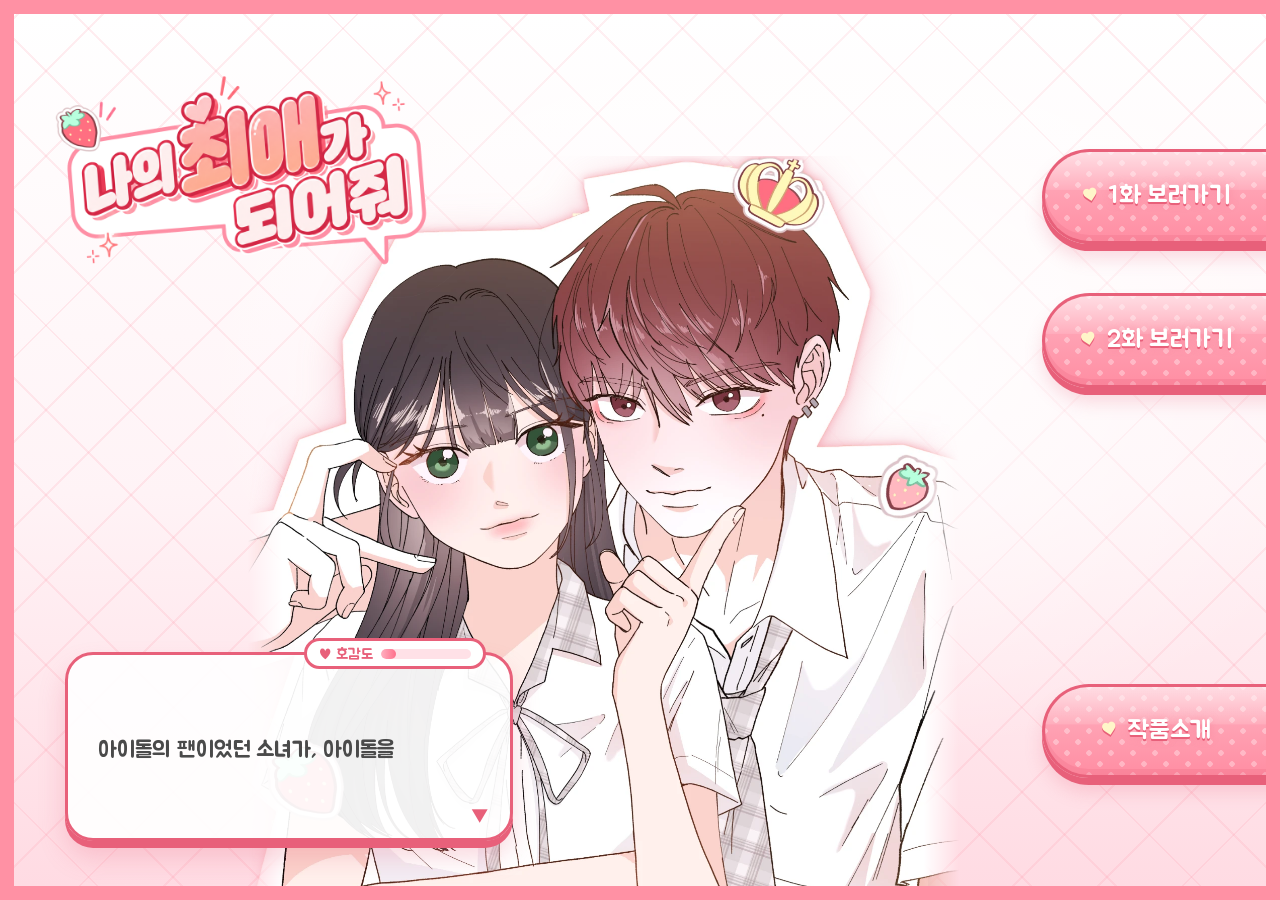
<file: index.html>
<!DOCTYPE html>
<html lang="ko">
<head>
  <meta charset="utf-8">
  <meta name="viewport" content="width=device-width, initial-scale=1">
  <title>나의 최애가 되어줘</title>
  <meta name="description" content="아이돌의 열애설에 상처받은 모범생 소녀와 꿈을 잃은 전직 아이돌 소년의 청춘 성장 로맨스 웹툰">
  <meta name="theme-color" content="#ff91a4">
  <link rel="icon" href="assets/logo.png">
  <link rel="stylesheet" href="style.css?v=18">
</head>
<body>
  <main class="home" id="home">
    <div class="hearts" id="hearts" aria-hidden="true"></div>

    <div class="stage" aria-hidden="true">
      <img class="sprite" src="assets/sprite_couple.png?v=2" alt="">
    </div>

    <div class="home-logo">
      <h1><img src="assets/logo.png" alt="나의 최애가 되어줘" width="2000" height="1324"></h1>
    </div>

    <button class="dialogue" id="dialogue" type="button" aria-label="다음 대사 보기">
      <span class="name" id="dName"></span>
      <span class="love" aria-hidden="true">♥ 호감도 <span class="bar"><i id="loveBar"></i></span></span>
      <span class="line" id="dLine" aria-live="polite"></span>
      <span class="next" aria-hidden="true">▼</span>
    </button>

    <nav class="home-nav" aria-label="메뉴">
      <a class="tab" href="viewer.html?ep=1">1화 보러가기</a>
      <a class="tab" href="viewer.html?ep=2">2화 보러가기</a>
      <span class="spacer"></span>
      <a class="tab" href="about.html">작품소개</a>
    </nav>
  </main>

  <script>
    // 대사창에 나오는 대사입니다. 자유롭게 고치거나 줄을 추가하세요.
    // who: 'wooyeon'(우연) / 'jaehyun'(재현) / ''(이름표 없는 내레이션)
    var LINES = [
      { who: '',        text: '아이돌의 팬이었던 소녀가, 아이돌을 꿈꾸는 사람을 좋아하게 된다면?' },
      { who: 'wooyeon', text: '최애의 열애설이라니… 내 인형은 또 어디로 떨어진 거야!' },
      { who: 'jaehyun', text: '야, 너 뭐야?' },
      { who: 'wooyeon', text: '(…들켰다.)' },
      { who: 'jaehyun', text: '누나는 안 사?' },
      { who: '',        text: '▶ 두 사람의 이야기, 1화부터 보러 가 볼까요?' }
    ];
    var NAMES = { wooyeon: '우연', jaehyun: '재현' };

    var home = document.getElementById('home'),
        nameEl = document.getElementById('dName'),
        lineEl = document.getElementById('dLine'),
        loveBar = document.getElementById('loveBar'),
        reduce = matchMedia('(prefers-reduced-motion: reduce)').matches,
        idx = -1, typing = null, auto = null;

    function show(i) {
      idx = (i + LINES.length) % LINES.length;
      var l = LINES[idx];
      home.dataset.speaker = l.who;
      nameEl.hidden = !l.who;
      nameEl.textContent = NAMES[l.who] || '';
      loveBar.style.width = Math.round((idx + 1) / LINES.length * 100) + '%';
      clearInterval(typing); clearTimeout(auto); typing = null;
      if (reduce) { lineEl.textContent = l.text; return; }
      var n = 0;
      lineEl.textContent = '';
      typing = setInterval(function () {
        lineEl.textContent = l.text.slice(0, ++n);
        if (n >= l.text.length) {
          clearInterval(typing); typing = null;
          auto = setTimeout(function () { show(idx + 1); }, 4200);   // 가만히 두면 자동으로 다음 대사
        }
      }, 55);
    }

    document.getElementById('dialogue').addEventListener('click', function () {
      if (typing) {                       // 글자가 나오는 중이면 한 번에 다 보여주기
        clearInterval(typing); typing = null;
        lineEl.textContent = LINES[idx].text;
        clearTimeout(auto);
        auto = setTimeout(function () { show(idx + 1); }, 4200);
      } else {
        show(idx + 1);
      }
    });
    show(0);

    // 떠오르는 하트
    var hearts = document.getElementById('hearts');
    for (var h = 0; h < 16; h++) {
      var s = document.createElement('span');
      s.textContent = h % 4 === 3 ? '✦' : '♥';
      s.style.left = (Math.random() * 96 + 2) + '%';
      s.style.fontSize = (14 + Math.random() * 26) + 'px';
      s.style.animationDuration = (9 + Math.random() * 10) + 's';
      s.style.animationDelay = (-Math.random() * 18) + 's';
      hearts.appendChild(s);
    }
  </script>
</body>
</html>
</file>
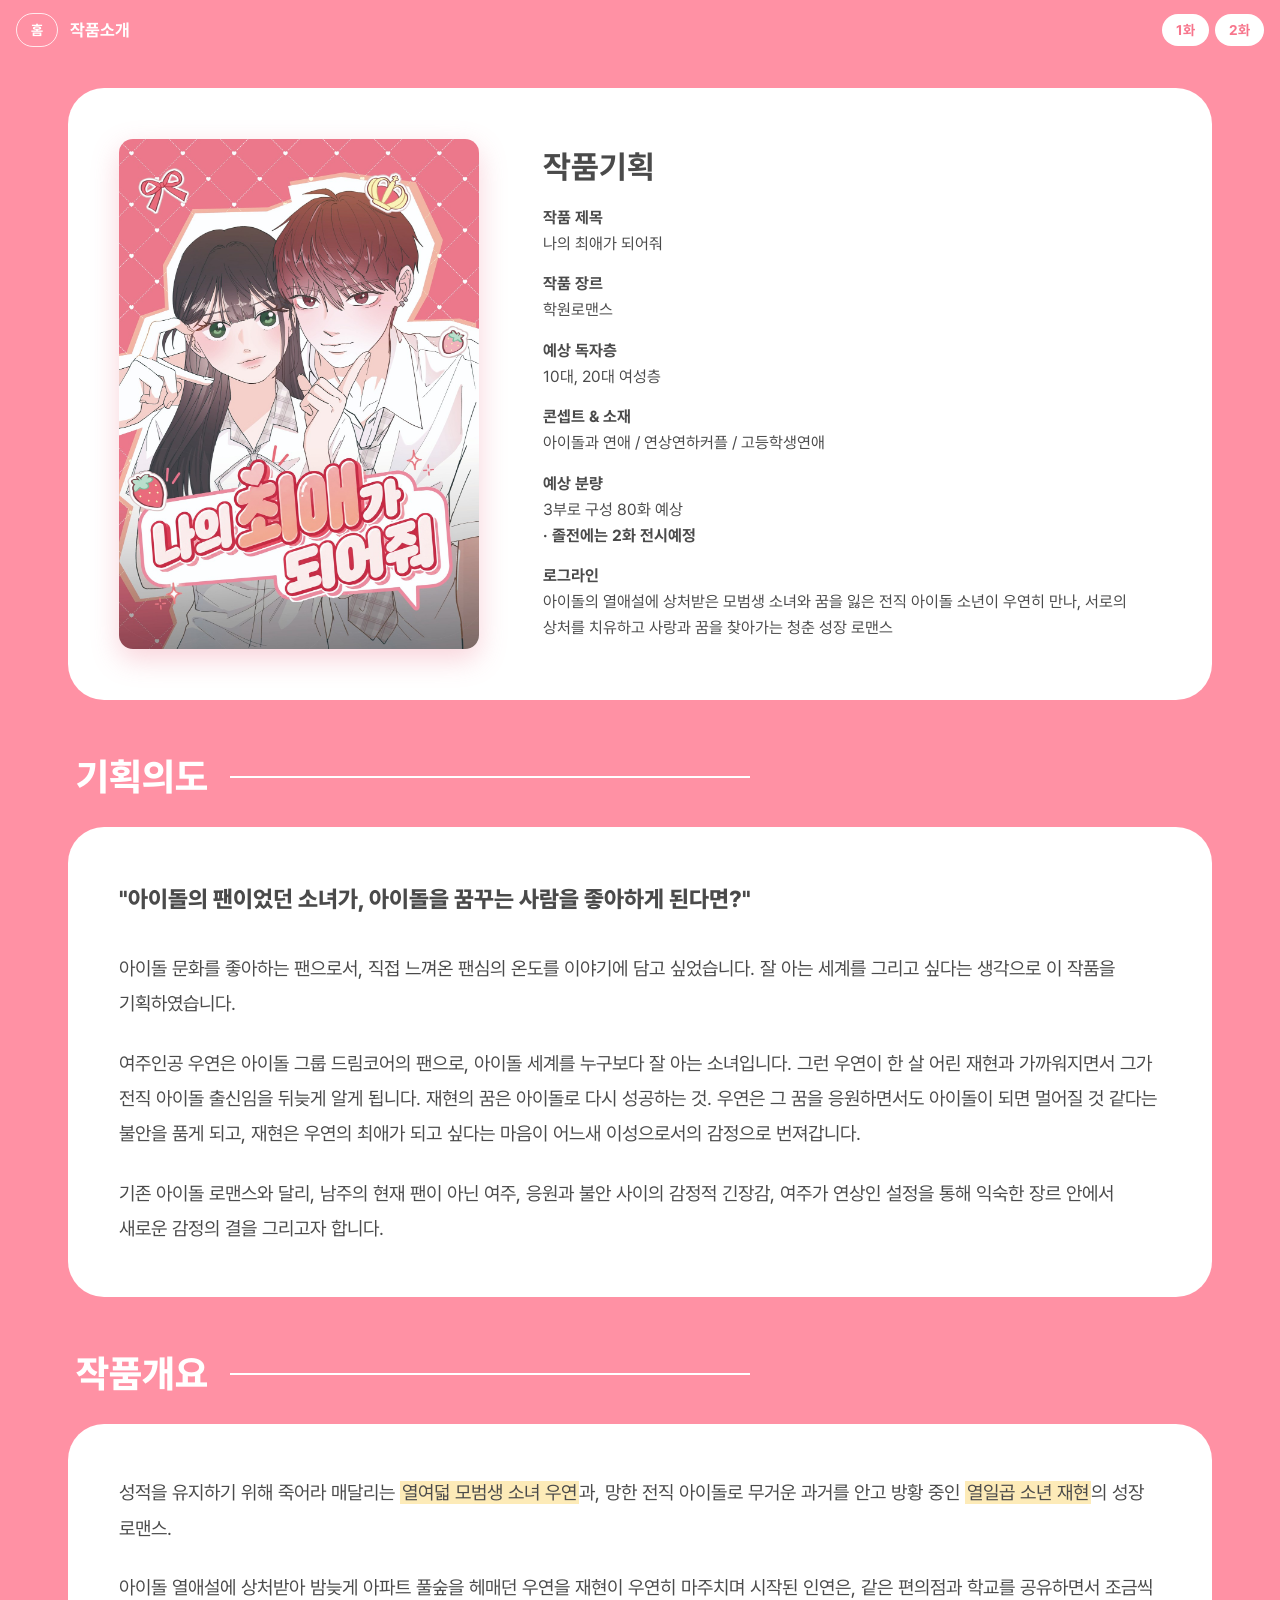
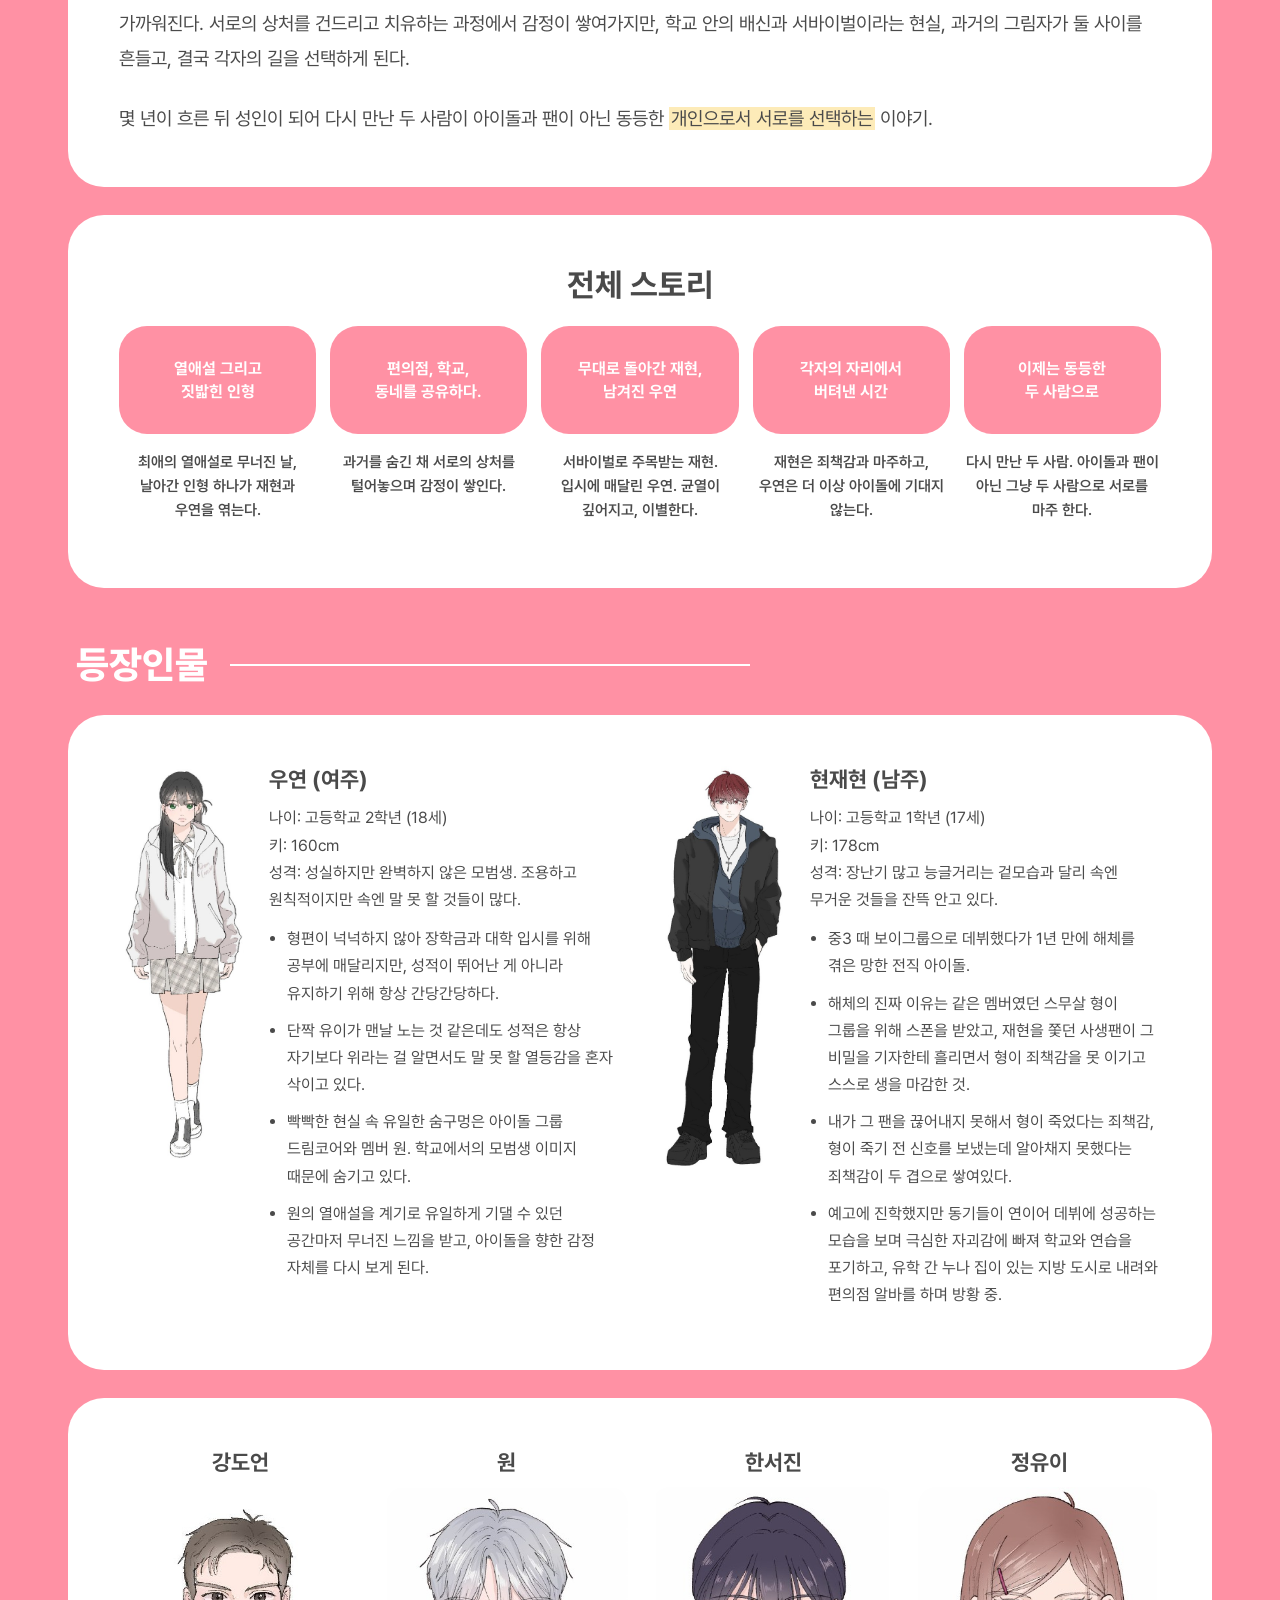
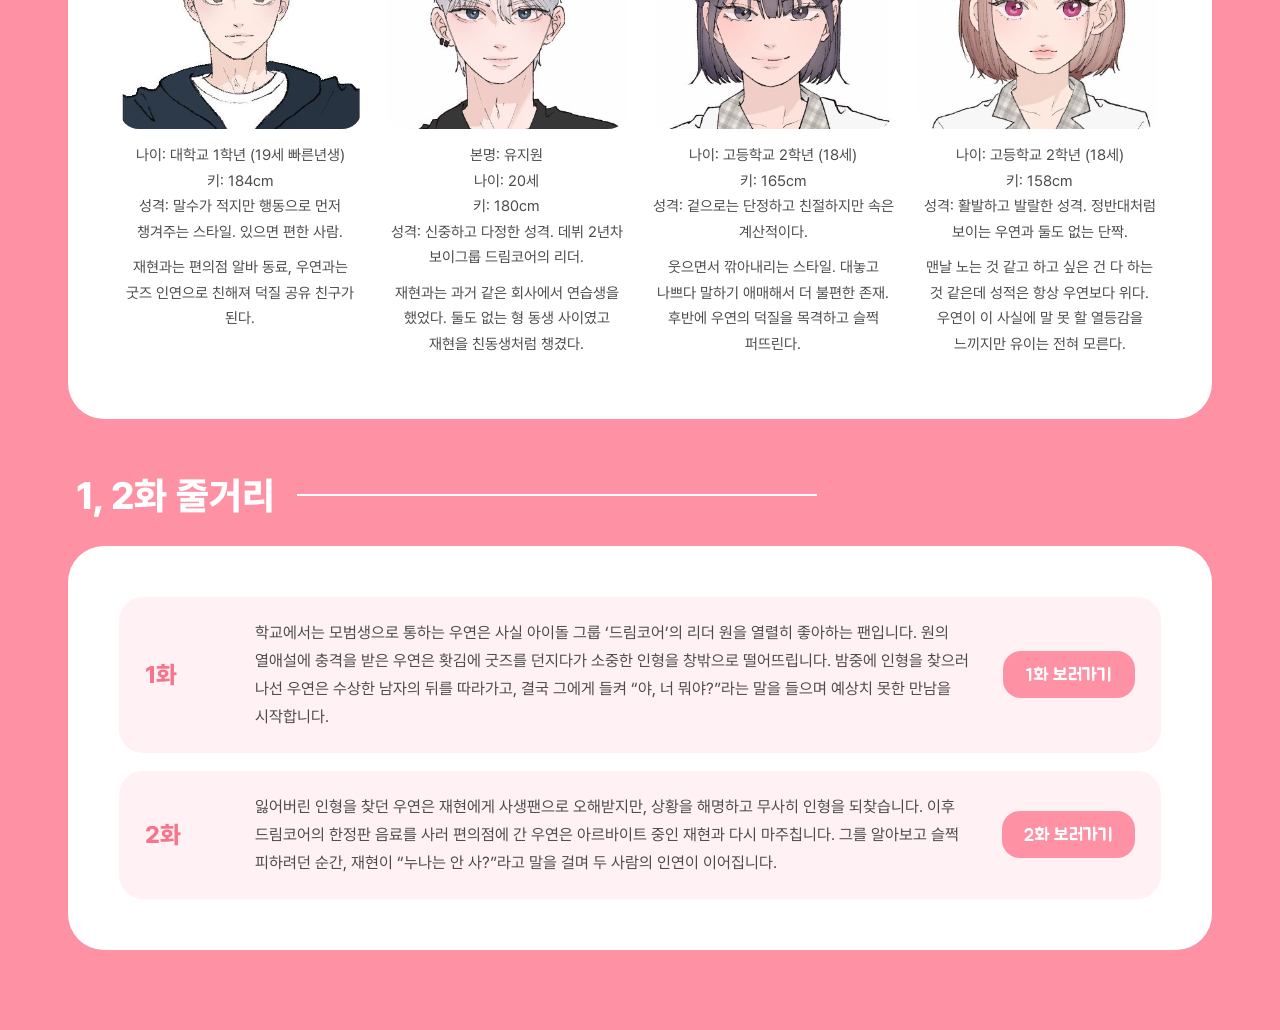
<file: about.html>
<!DOCTYPE html>
<html lang="ko">
<head>
  <meta charset="utf-8">
  <meta name="viewport" content="width=device-width, initial-scale=1">
  <title>작품소개 | 나의 최애가 되어줘</title>
  <meta name="theme-color" content="#ff91a4">
  <link rel="icon" href="assets/logo.png">
  <link rel="stylesheet" href="style.css?v=18">
</head>
<body class="about-body">
  <header class="topbar">
    <a class="pill ghost" href="index.html" aria-label="홈으로">홈</a>
    <span class="title">작품소개</span>
    <nav aria-label="회차 이동">
      <a class="pill" href="viewer.html?ep=1">1화</a>
      <a class="pill" href="viewer.html?ep=2">2화</a>
    </nav>
  </header>

  <main class="about">
    <section class="card plan">
      <img src="assets/cover.jpg" alt="나의 최애가 되어줘 표지 — 우연과 재현" width="1200" height="1699">
      <div>
        <h2>작품기획</h2>
        <dl>
          <dt>작품 제목</dt><dd>나의 최애가 되어줘</dd>
          <dt>작품 장르</dt><dd>학원로맨스</dd>
          <dt>예상 독자층</dt><dd>10대, 20대 여성층</dd>
          <dt>콘셉트 &amp; 소재</dt><dd>아이돌과 연애 / 연상연하커플 / 고등학생연애</dd>
          <dt>예상 분량</dt><dd>3부로 구성 80화 예상<br><span class="note">· 졸전에는 2화 전시예정</span></dd>
          <dt>로그라인</dt>
          <dd>아이돌의 열애설에 상처받은 모범생 소녀와 꿈을 잃은 전직 아이돌 소년이 우연히 만나, 서로의 상처를 치유하고 사랑과 꿈을 찾아가는 청춘 성장 로맨스</dd>
        </dl>
      </div>
    </section>

    <h2 class="section-label">기획의도</h2>
    <section class="card prose">
      <p class="lead">"아이돌의 팬이었던 소녀가, 아이돌을 꿈꾸는 사람을 좋아하게 된다면?"</p>
      <p>아이돌 문화를 좋아하는 팬으로서, 직접 느껴온 팬심의 온도를 이야기에 담고 싶었습니다. 잘 아는 세계를 그리고 싶다는 생각으로 이 작품을 기획하였습니다.</p>
      <p>여주인공 우연은 아이돌 그룹 드림코어의 팬으로, 아이돌 세계를 누구보다 잘 아는 소녀입니다. 그런 우연이 한 살 어린 재현과 가까워지면서 그가 전직 아이돌 출신임을 뒤늦게 알게 됩니다. 재현의 꿈은 아이돌로 다시 성공하는 것. 우연은 그 꿈을 응원하면서도 아이돌이 되면 멀어질 것 같다는 불안을 품게 되고, 재현은 우연의 최애가 되고 싶다는 마음이 어느새 이성으로서의 감정으로 번져갑니다.</p>
      <p>기존 아이돌 로맨스와 달리, 남주의 현재 팬이 아닌 여주, 응원과 불안 사이의 감정적 긴장감, 여주가 연상인 설정을 통해 익숙한 장르 안에서 새로운 감정의 결을 그리고자 합니다.</p>
    </section>

    <h2 class="section-label">작품개요</h2>
    <section class="card prose">
      <p>성적을 유지하기 위해 죽어라 매달리는 <mark>열여덟 모범생 소녀 우연</mark>과, 망한 전직 아이돌로 무거운 과거를 안고 방황 중인 <mark>열일곱 소년 재현</mark>의 성장 로맨스.</p>
      <p>아이돌 열애설에 상처받아 밤늦게 아파트 풀숲을 헤매던 우연을 재현이 우연히 마주치며 시작된 인연은, 같은 편의점과 학교를 공유하면서 조금씩 가까워진다. 서로의 상처를 건드리고 치유하는 과정에서 감정이 쌓여가지만, 학교 안의 배신과 서바이벌이라는 현실, 과거의 그림자가 둘 사이를 흔들고, 결국 각자의 길을 선택하게 된다.</p>
      <p>몇 년이 흐른 뒤 성인이 되어 다시 만난 두 사람이 아이돌과 팬이 아닌 동등한 <mark>개인으로서 서로를 선택하는</mark> 이야기.</p>
    </section>

    <section class="card">
      <h2 style="text-align:center">전체 스토리</h2>
      <div class="story">
        <div><div class="stage">발단</div><div class="bubble">열애설 그리고<br>짓밟힌 인형</div><p class="desc">최애의 열애설로 무너진 날, 날아간 인형 하나가 재현과 우연을 엮는다.</p></div>
        <div><div class="stage">전개</div><div class="bubble">편의점, 학교,<br>동네를 공유하다.</div><p class="desc">과거를 숨긴 채 서로의 상처를 털어놓으며 감정이 쌓인다.</p></div>
        <div><div class="stage">위기</div><div class="bubble">무대로 돌아간 재현,<br>남겨진 우연</div><p class="desc">서바이벌로 주목받는 재현. 입시에 매달린 우연. 균열이 깊어지고, 이별한다.</p></div>
        <div><div class="stage">절정</div><div class="bubble">각자의 자리에서<br>버텨낸 시간</div><p class="desc">재현은 죄책감과 마주하고, 우연은 더 이상 아이돌에 기대지 않는다.</p></div>
        <div><div class="stage">결말</div><div class="bubble">이제는 동등한<br>두 사람으로</div><p class="desc">다시 만난 두 사람. 아이돌과 팬이 아닌 그냥 두 사람으로 서로를 마주 한다.</p></div>
      </div>
    </section>

    <h2 class="section-label">등장인물</h2>
    <section class="card leads">
      <article class="lead-char">
        <img src="assets/char_wooyeon.jpg" alt="우연 전신 일러스트">
        <div>
          <h3>우연 (여주)</h3>
          <p class="meta">나이: 고등학교 2학년 (18세)<br>키: 160cm<br>성격: 성실하지만 완벽하지 않은 모범생. 조용하고 원칙적이지만 속엔 말 못 할 것들이 많다.</p>
          <ul>
            <li>형편이 넉넉하지 않아 장학금과 대학 입시를 위해 공부에 매달리지만, 성적이 뛰어난 게 아니라 유지하기 위해 항상 간당간당하다.</li>
            <li>단짝 유이가 맨날 노는 것 같은데도 성적은 항상 자기보다 위라는 걸 알면서도 말 못 할 열등감을 혼자 삭이고 있다.</li>
            <li>빡빡한 현실 속 유일한 숨구멍은 아이돌 그룹 드림코어와 멤버 원. 학교에서의 모범생 이미지 때문에 숨기고 있다.</li>
            <li>원의 열애설을 계기로 유일하게 기댈 수 있던 공간마저 무너진 느낌을 받고, 아이돌을 향한 감정 자체를 다시 보게 된다.</li>
          </ul>
        </div>
      </article>
      <article class="lead-char">
        <img src="assets/char_jaehyun.jpg" alt="현재현 전신 일러스트">
        <div>
          <h3>현재현 (남주)</h3>
          <p class="meta">나이: 고등학교 1학년 (17세)<br>키: 178cm<br>성격: 장난기 많고 능글거리는 겉모습과 달리 속엔 무거운 것들을 잔뜩 안고 있다.</p>
          <ul>
            <li>중3 때 보이그룹으로 데뷔했다가 1년 만에 해체를 겪은 망한 전직 아이돌.</li>
            <li>해체의 진짜 이유는 같은 멤버였던 스무살 형이 그룹을 위해 스폰을 받았고, 재현을 쫓던 사생팬이 그 비밀을 기자한테 흘리면서 형이 죄책감을 못 이기고 스스로 생을 마감한 것.</li>
            <li>내가 그 팬을 끊어내지 못해서 형이 죽었다는 죄책감, 형이 죽기 전 신호를 보냈는데 알아채지 못했다는 죄책감이 두 겹으로 쌓여있다.</li>
            <li>예고에 진학했지만 동기들이 연이어 데뷔에 성공하는 모습을 보며 극심한 자괴감에 빠져 학교와 연습을 포기하고, 유학 간 누나 집이 있는 지방 도시로 내려와 편의점 알바를 하며 방황 중.</li>
          </ul>
        </div>
      </article>
    </section>

    <section class="card subs">
      <article class="sub-char">
        <h3>강도언</h3>
        <img src="assets/char_doeon.jpg" alt="강도언">
        <p>나이: 대학교 1학년 (19세 빠른년생)<br>키: 184cm<br>성격: 말수가 적지만 행동으로 먼저 챙겨주는 스타일. 있으면 편한 사람.</p>
        <p>재현과는 편의점 알바 동료, 우연과는 굿즈 인연으로 친해져 덕질 공유 친구가 된다.</p>
      </article>
      <article class="sub-char">
        <h3>원</h3>
        <img src="assets/char_won.jpg" alt="원">
        <p>본명: 유지원<br>나이: 20세<br>키: 180cm<br>성격: 신중하고 다정한 성격. 데뷔 2년차 보이그룹 드림코어의 리더.</p>
        <p>재현과는 과거 같은 회사에서 연습생을 했었다. 둘도 없는 형 동생 사이였고 재현을 친동생처럼 챙겼다.</p>
      </article>
      <article class="sub-char">
        <h3>한서진</h3>
        <img src="assets/char_seojin.jpg" alt="한서진">
        <p>나이: 고등학교 2학년 (18세)<br>키: 165cm<br>성격: 겉으로는 단정하고 친절하지만 속은 계산적이다.</p>
        <p>웃으면서 깎아내리는 스타일. 대놓고 나쁘다 말하기 애매해서 더 불편한 존재. 후반에 우연의 덕질을 목격하고 슬쩍 퍼뜨린다.</p>
      </article>
      <article class="sub-char">
        <h3>정유이</h3>
        <img src="assets/char_yui.jpg" alt="정유이">
        <p>나이: 고등학교 2학년 (18세)<br>키: 158cm<br>성격: 활발하고 발랄한 성격. 정반대처럼 보이는 우연과 둘도 없는 단짝.</p>
        <p>맨날 노는 것 같고 하고 싶은 건 다 하는 것 같은데 성적은 항상 우연보다 위다. 우연이 이 사실에 말 못 할 열등감을 느끼지만 유이는 전혀 모른다.</p>
      </article>
    </section>

    <h2 class="section-label">1, 2화 줄거리</h2>
    <section class="card synopsis">
      <div class="ep">
        <span class="num">1화</span>
        <p>학교에서는 모범생으로 통하는 우연은 사실 아이돌 그룹 ‘드림코어’의 리더 원을 열렬히 좋아하는 팬입니다. 원의 열애설에 충격을 받은 우연은 홧김에 굿즈를 던지다가 소중한 인형을 창밖으로 떨어뜨립니다. 밤중에 인형을 찾으러 나선 우연은 수상한 남자의 뒤를 따라가고, 결국 그에게 들켜 “야, 너 뭐야?”라는 말을 들으며 예상치 못한 만남을 시작합니다.</p>
        <a class="btn" href="viewer.html?ep=1">1화 보러가기</a>
      </div>
      <div class="ep">
        <span class="num">2화</span>
        <p>잃어버린 인형을 찾던 우연은 재현에게 사생팬으로 오해받지만, 상황을 해명하고 무사히 인형을 되찾습니다. 이후 드림코어의 한정판 음료를 사러 편의점에 간 우연은 아르바이트 중인 재현과 다시 마주칩니다. 그를 알아보고 슬쩍 피하려던 순간, 재현이 “누나는 안 사?”라고 말을 걸며 두 사람의 인연이 이어집니다.</p>
        <a class="btn" href="viewer.html?ep=2">2화 보러가기</a>
      </div>
    </section>
  </main>
</body>
</html>
</file>
<file: style.css>
/* 글씨체를 폴더 안에 함께 넣어 두어 인터넷 없이도 똑같이 보입니다 */
@font-face { font-family: "Pretendard"; font-weight: 400; font-style: normal; font-display: swap; src: url("assets/fonts/Pretendard-Regular.otf") format("opentype"); }
@font-face { font-family: "Pretendard"; font-weight: 600; font-style: normal; font-display: swap; src: url("assets/fonts/Pretendard-SemiBold.otf") format("opentype"); }
@font-face { font-family: "Pretendard"; font-weight: 700; font-style: normal; font-display: swap; src: url("assets/fonts/Pretendard-Bold.otf") format("opentype"); }
@font-face { font-family: "Pretendard"; font-weight: 800; font-style: normal; font-display: swap; src: url("assets/fonts/Pretendard-ExtraBold.otf") format("opentype"); }
@font-face { font-family: "Jua"; font-weight: 400; font-style: normal; font-display: swap; src: url("assets/fonts/Jua.ttf") format("truetype"); }

:root {
  --pink: #ff91a4;
  --pink-deep: #f7758c;
  --pink-soft: #fff1f4;
  --ink: #4a4a4a;
  --frame: clamp(8px, 1.1vw, 16px);
}

* { box-sizing: border-box; }

html { -webkit-text-size-adjust: 100%; }

body {
  margin: 0;
  font-family: "Pretendard", -apple-system, BlinkMacSystemFont, "Apple SD Gothic Neo",
    "Noto Sans KR", "Malgun Gothic", sans-serif;
  color: var(--ink);
  background: #fff;
  word-break: keep-all;
}

a { color: inherit; text-decoration: none; }
img { display: block; max-width: 100%; height: auto; }

:focus-visible { outline: 3px solid #d6336c; outline-offset: 3px; }

/* ───────── 홈 (연애 시뮬레이션 타이틀 화면) ───────── */
.home {
  --nav: clamp(200px, 17.5vw, 340px);
  --u: min(1vh, 0.62vw);           /* 캐릭터 크기 단위 */
  position: relative;
  height: 100vh;
  height: 100dvh;
  min-height: 420px;
  overflow: hidden;
  border: var(--frame) solid var(--pink);
  background:
    radial-gradient(ellipse at 62% 40%, #fff 0%, rgba(255,255,255,0) 55%),
    repeating-linear-gradient(45deg, transparent 0 58px, rgba(255, 145, 164, .16) 58px 60px),
    repeating-linear-gradient(-45deg, transparent 0 58px, rgba(255, 145, 164, .16) 58px 60px),
    linear-gradient(180deg, #fff 0%, #fff3f6 55%, #ffdbe3 100%);
}

/* 떠오르는 하트 */
.hearts { position: absolute; inset: 0; pointer-events: none; }
.hearts span {
  position: absolute; bottom: -40px;
  color: var(--pink); opacity: 0;
  animation: rise linear infinite;
}
@keyframes rise {
  0%   { transform: translateY(0) rotate(-10deg); opacity: 0; }
  12%  { opacity: .55; }
  85%  { opacity: .4; }
  100% { transform: translateY(-110vh) rotate(18deg); opacity: 0; }
}

/* 포스터 속 두 사람 */
.stage { position: absolute; inset: 0; pointer-events: none; }
.sprite {
  position: absolute; bottom: calc(-26 * var(--u));
  right: calc(var(--nav) + 6.5vw);
  height: calc(118 * var(--u)); width: auto; max-width: none;
  /* 그림이 잘린 좌우 끝은 자연스럽게 흐려지게 */
  -webkit-mask-image: linear-gradient(90deg, transparent 0, #000 5%, #000 95%, transparent 100%);
          mask-image: linear-gradient(90deg, transparent 0, #000 5%, #000 95%, transparent 100%);
  transform-origin: 50% 100%;
  filter: drop-shadow(0 0 4px #f4a9b6) drop-shadow(0 10px 20px rgba(232, 96, 122, .3));
  animation: breathe 4.5s ease-in-out infinite;
}
@keyframes breathe { 0%, 100% { transform: scale(1); } 50% { transform: scale(1.012); } }

.home-logo {
  position: absolute; top: 2.5vh; left: 2.5vw;
  width: min(32vw, 61vh);
}
.home-logo h1 { margin: 0; }
.home-logo img { width: 100%; animation: float 5s ease-in-out infinite; }

/* 대사창 */
.dialogue {
  position: absolute; left: 4vw; bottom: 5vh;
  width: min(35vw, 600px);
  min-height: clamp(120px, 21vh, 190px);
  padding: 34px 30px 30px;
  text-align: left;
  font: inherit; color: var(--ink);
  background: rgba(255, 255, 255, .93);
  border: 3px solid #e8607a;
  border-radius: 28px;
  box-shadow: 0 7px 0 #e8607a, 0 16px 26px rgba(232, 96, 122, .25);
  cursor: pointer;
  -webkit-tap-highlight-color: transparent;
}
.dialogue .name {
  position: absolute; top: -22px; left: 26px;
  min-width: 96px; padding: 7px 20px 6px;
  text-align: center;
  font-family: "Jua", "Pretendard", sans-serif; font-size: 22px; color: #fff;
  background: linear-gradient(180deg, #ffa3b4, #ff7f97);
  border: 3px solid #e8607a; border-radius: 999px;
  text-shadow: 0 2px 0 #e8607a;
}
.dialogue .name[hidden] { display: none; }
.dialogue .line {
  display: block;
  font-family: "Jua", "Pretendard", sans-serif;
  font-size: clamp(19px, 1.75vw, 28px);
  line-height: 1.5;
}
.dialogue .next {
  position: absolute; right: 22px; bottom: 12px;
  color: #e8607a; font-size: 18px;
  animation: blink 1s steps(2) infinite;
}
@keyframes blink { 50% { opacity: 0; transform: translateY(3px); } }

/* 호감도 게이지 */
.love {
  position: absolute; top: -17px; right: 24px;
  display: flex; align-items: center; gap: 8px;
  padding: 5px 12px; background: #fff;
  border: 3px solid #e8607a; border-radius: 999px;
  font-family: "Jua", "Pretendard", sans-serif; font-size: 15px; color: #e8607a;
}
.love .bar { width: 90px; height: 10px; border-radius: 999px; background: #ffe1e7; overflow: hidden; }
.love .bar i { display: block; height: 100%; width: 0; border-radius: 999px;
  background: linear-gradient(90deg, #ffb1c0, #ff6f8b); transition: width .5s ease; }

.home-nav {
  position: absolute; top: 0; right: 0; bottom: 0;
  width: var(--nav);
  display: flex;
  flex-direction: column;
  gap: clamp(22px, 5.5vh, 60px);
  padding: 15vh 0 12vh;
}
.home-nav .spacer { flex: 1; }

.tab {
  position: relative;
  display: flex;
  align-items: center;
  justify-content: center;
  gap: 0.45em;
  height: clamp(66px, 10.5vh, 112px);
  margin-right: -24px;            /* 왼쪽으로 통통 튈 때 오른쪽 틈이 안 보이게 */
  padding: 0 34px 4px 12px;
  font-family: "Jua", "Pretendard", sans-serif;
  font-size: clamp(20px, 1.95vw, 36px);
  font-weight: 400;
  letter-spacing: 0.02em;
  color: #fff;
  text-shadow: 0 2px 0 #e8607a, 0 0 10px rgba(232, 96, 122, 0.35);
  border: 3px solid #e8607a;
  border-right: 0;
  border-radius: 999px 0 0 999px;
  /* 젤리 같은 질감: 위쪽 광택 + 물방울 무늬 + 분홍 그라데이션 */
  background:
    linear-gradient(180deg, rgba(255,255,255,.55) 0%, rgba(255,255,255,.12) 42%, rgba(255,255,255,0) 43%),
    radial-gradient(circle, rgba(255,255,255,.33) 2.5px, transparent 3px) 0 0 / 22px 22px,
    radial-gradient(circle, rgba(255,255,255,.33) 2.5px, transparent 3px) 11px 11px / 22px 22px,
    linear-gradient(180deg, #ffb1c0 0%, #ff8ea3 100%);
  box-shadow: 0 7px 0 #e8607a, 0 14px 18px rgba(232, 96, 122, 0.22),
    inset 0 -6px 0 rgba(232, 96, 122, 0.22);
  transition: transform 0.25s cubic-bezier(.34, 1.8, .64, 1), box-shadow 0.15s ease, filter 0.2s ease;
}
.tab::before {                     /* 하트 */
  content: "♥";
  font-family: "Pretendard", sans-serif;
  font-size: 0.7em;
  color: #fff6c9;
  text-shadow: 0 2px 0 #e8607a;
  transform: rotate(-12deg);
  transition: transform 0.25s cubic-bezier(.34, 1.8, .64, 1);
}
.tab::after {                      /* 반짝이 */
  content: "✦";
  position: absolute;
  left: 20px;
  top: -16px;
  font-size: 22px;
  color: #ff8ea3;
  text-shadow: none;
  opacity: 0;
  transform: scale(0.3) rotate(-30deg);
  transition: opacity 0.2s ease, transform 0.3s cubic-bezier(.34, 1.8, .64, 1);
}
.tab:hover, .tab:focus-visible {
  transform: translateX(-14px);
  filter: saturate(1.12) brightness(1.03);
}
.tab:hover::before, .tab:focus-visible::before { transform: rotate(8deg) scale(1.35); }
.tab:hover::after, .tab:focus-visible::after { opacity: 1; transform: scale(1) rotate(0); }
.tab:active {
  transform: translateX(-14px) translateY(5px);
  box-shadow: 0 2px 0 #e8607a, 0 4px 8px rgba(232, 96, 122, 0.2),
    inset 0 -3px 0 rgba(232, 96, 122, 0.22);
}

@keyframes float {
  0%, 100% { transform: translateY(0); }
  50% { transform: translateY(-10px); }
}

/* 휴대폰·세로 화면: 위에서 아래로 차곡차곡 (로고 → 그림 → 버튼 → 대사창) */
@media (max-width: 760px), (max-aspect-ratio: 1/1) {
  .home {
    display: flex; flex-direction: column; align-items: stretch;
    gap: 10px;
    padding: 12px 14px calc(14px + env(safe-area-inset-bottom));
    min-height: 0;
  }
  .hearts { z-index: 0; }
  .home > * { position: relative; z-index: 1; }
  .hearts { position: absolute; z-index: 0; }

  .home-logo {
    order: 1; flex: 0 0 auto; width: auto; top: auto; left: auto;
    display: flex; justify-content: center;
  }
  .home-logo h1 { width: auto; }
  .home-logo img { width: auto; max-width: 80vw; max-height: 19dvh; }

  .stage { order: 2; flex: 1 1 0; min-height: 90px; inset: auto; overflow: hidden; border-radius: 20px; }
  .sprite {
    position: absolute; inset: 0; right: auto; bottom: auto;
    width: 100%; height: 100%; max-width: none;
    object-fit: cover; object-position: 50% 8%;
    -webkit-mask-image: linear-gradient(#000 70%, transparent 100%);
            mask-image: linear-gradient(#000 70%, transparent 100%);
  }

  .home-nav {
    order: 3; flex: 0 0 auto; position: relative; inset: auto; width: auto;
    display: grid; grid-template-columns: 1fr 1fr; gap: 10px 10px; padding: 0 2px 8px;
  }
  .home-nav .spacer { display: none; }
  .home-nav .tab:last-child { grid-column: 1 / -1; }
  .tab {
    height: 48px; margin: 0; padding: 0 10px 3px; font-size: 18px;
    border: 3px solid #e8607a; border-radius: 999px;
    box-shadow: 0 5px 0 #e8607a, inset 0 -5px 0 rgba(232, 96, 122, .22);
    white-space: nowrap;
  }
  .tab:hover, .tab:focus-visible { transform: none; }
  .tab:active { transform: translateY(4px); box-shadow: 0 1px 0 #e8607a, inset 0 -3px 0 rgba(232, 96, 122, .22); }
  .tab::after { display: none; }

  .dialogue {
    order: 4; flex: 0 0 auto; position: relative; inset: auto; width: auto;
    min-height: 0; margin-top: 14px; padding: 22px 18px 24px;
    box-shadow: 0 5px 0 #e8607a, 0 10px 18px rgba(232, 96, 122, .22);
  }
  .dialogue .line { font-size: 17px; min-height: 3em; }
  .dialogue .name { font-size: 18px; top: -19px; left: 16px; min-width: 80px; padding: 5px 16px 4px; }
  .love { right: 14px; top: -15px; font-size: 13px; padding: 4px 10px; }
  .love .bar { width: 56px; }
  .dialogue .next { right: 16px; bottom: 8px; font-size: 15px; }
}

/* ───────── 공통 상단바 ───────── */
.topbar {
  position: sticky;
  top: 0;
  z-index: 10;
  display: flex;
  align-items: center;
  gap: 12px;
  height: 60px;
  padding: 0 16px;
  background: var(--pink);
  color: #fff;
  transition: transform 0.25s ease;
}
.topbar.hide { transform: translateY(-100%); }
.topbar .logo-link img { height: 46px; width: auto; filter: drop-shadow(0 0 0 #fff); }
.topbar .title { font-weight: 700; font-size: 17px; flex: 1; min-width: 0;
  white-space: nowrap; overflow: hidden; text-overflow: ellipsis; }
.topbar nav { display: flex; gap: 6px; }

.pill {
  display: inline-flex;
  align-items: center;
  justify-content: center;
  padding: 8px 14px;
  border-radius: 999px;
  background: #fff;
  color: var(--pink-deep);
  font-weight: 700;
  font-size: 14px;
  white-space: nowrap;
}
.pill:hover { background: var(--pink-soft); }
.pill.ghost { background: transparent; color: #fff; border: 1.5px solid rgba(255,255,255,.8); }
.pill.ghost:hover { background: rgba(255,255,255,.18); }
.pill[aria-disabled="true"] { opacity: .4; pointer-events: none; }

/* ───────── 뷰어 ───────── */
.viewer-body { background: #f4f4f4; }
.cuts { max-width: 690px; margin: 0 auto; background: #fff; }
.cuts img { width: 100%; height: auto; }

.ep-end {
  max-width: 690px;
  margin: 0 auto;
  padding: 44px 20px 240px;
  background: #fff;
  text-align: center;
}
.ep-end p { margin: 0 0 22px; font-weight: 700; color: var(--pink-deep); font-size: 18px; }
.ep-end .row { display: flex; gap: 10px; justify-content: center; flex-wrap: wrap; }
/* 별점 말풍선 팝업 */
.rate-pop {
  position: fixed; z-index: 20;
  left: 50%; bottom: 40px;
  width: min(330px, calc(100vw - 48px));
  transform: translate(-50%, 30px) scale(0.85);
  transform-origin: 78% 100%;
  opacity: 0; pointer-events: none;
  transition: transform 0.35s cubic-bezier(.34, 1.7, .64, 1), opacity 0.2s ease;
  filter: drop-shadow(0 8px 0 #e8607a) drop-shadow(0 16px 18px rgba(232, 96, 122, 0.25));
}
.rate-pop[hidden] { display: none; }
.rate-pop.show { opacity: 1; pointer-events: auto; transform: translate(-50%, 0) scale(1); }

.rate {
  position: relative;
  display: flex; flex-direction: column; align-items: center; gap: 4px;
  padding: 20px 22px 18px;
  border: 3px solid #e8607a; border-radius: 30px;
  background: #fff;
}
/* 말풍선 꼬리 */
.rate::after {
  content: ""; position: absolute; right: 46px; bottom: -17px;
  width: 26px; height: 26px; background: #fff;
  border-right: 3px solid #e8607a; border-bottom: 3px solid #e8607a;
  transform: skewX(28deg) rotate(45deg);
  border-bottom-right-radius: 4px;
}
.rate:hover .stars { transform: scale(1.08) rotate(-2deg); }
.rate .stars { font-size: 34px; letter-spacing: 4px; color: #ffc93c; text-shadow: 0 2px 0 #f0a400;
  line-height: 1.1; transition: transform 0.2s cubic-bezier(.34, 1.8, .64, 1); }
.rate .rate-text { font-family: "Jua", "Pretendard", sans-serif; font-size: 21px; color: #e8607a; }
.rate .rate-sub { font-size: 13px; color: #9a9a9a; }

.rate-close {
  position: absolute; z-index: 1; top: -12px; right: -12px;
  width: 34px; height: 34px; padding: 0 0 3px;
  border: 3px solid #e8607a; border-radius: 50%;
  background: #fff; color: #e8607a;
  font-size: 22px; font-weight: 700; line-height: 1; cursor: pointer;
}
.rate-close:hover { background: #e8607a; color: #fff; }

.btn {
  display: inline-flex; align-items: center; justify-content: center;
  min-width: 132px; padding: 14px 22px; border-radius: 18px;
  background: var(--pink); color: #fff; font-weight: 400; font-size: 18px;
  font-family: "Jua", "Pretendard", sans-serif;
}
.btn:hover { background: var(--pink-deep); }
.btn.line { background: #fff; color: var(--pink-deep); box-shadow: inset 0 0 0 2px var(--pink); }
.btn.line:hover { background: var(--pink-soft); }
.btn[aria-disabled="true"] { display: none; }

.to-top {
  position: fixed; right: 18px; bottom: 18px; width: 46px; height: 46px;
  border: 0; border-radius: 50%; background: var(--pink); color: #fff;
  font-size: 20px; font-weight: 700; cursor: pointer;
  box-shadow: 0 4px 14px rgba(247,117,140,.45);
  opacity: 0; pointer-events: none; transition: opacity .2s;
}
.to-top.show { opacity: 1; pointer-events: auto; }
.to-top:not(.to-bottom) { bottom: 74px; }
.to-top:hover { background: var(--pink-deep); }

/* ───────── 작품소개 ───────── */
.about-body { background: var(--pink); }
.about { max-width: 1180px; margin: 0 auto; padding: 28px 18px 80px; display: grid; gap: 28px; }

.card { background: #fff; border-radius: 36px; padding: clamp(24px, 4vw, 56px); }
.card h2 { margin: 0 0 22px; font-size: clamp(24px, 2.6vw, 32px); }

.section-label { color: #fff; font-size: clamp(26px, 3vw, 38px); font-weight: 800;
  margin: 26px 8px 0; display: flex; align-items: center; gap: 22px; }
.section-label::after { content: ""; flex: 1; height: 2px; background: #fff; max-width: 520px; }

.plan { display: grid; grid-template-columns: minmax(200px, 360px) 1fr; gap: clamp(24px, 5vw, 72px); align-items: center; }
.plan img { width: 100%; height: auto; border-radius: 14px; box-shadow: 0 10px 28px rgba(232, 96, 122, 0.28); }
.plan dl { margin: 0; }
.plan dt { font-weight: 700; margin-top: 18px; }
.plan dt:first-child { margin-top: 0; }
.plan dd { margin: 4px 0 0; line-height: 1.6; }
.plan .note { font-weight: 700; }

.prose p { margin: 0 0 1.3em; line-height: 1.85; font-size: clamp(16px, 1.5vw, 19px); }
.prose p:last-child { margin-bottom: 0; }
.prose .lead { font-weight: 800; font-size: clamp(18px, 1.9vw, 23px); }
mark { background: #fdebb8; color: inherit; padding: 0 2px; }

.story { display: grid; grid-template-columns: repeat(5, 1fr); gap: 14px; text-align: center; }
.story .stage { color: var(--pink); font-weight: 800; font-size: 20px; margin-bottom: 16px; }
.story .bubble { background: var(--pink); color: #fff; font-weight: 700; border-radius: 28px;
  min-height: 108px; display: flex; align-items: center; justify-content: center;
  padding: 14px 10px; line-height: 1.45; }
.story .desc { margin-top: 16px; font-weight: 600; line-height: 1.6; font-size: 15px; }

.leads { display: grid; grid-template-columns: 1fr 1fr; gap: 40px; }
.lead-char { display: grid; grid-template-columns: 130px 1fr; gap: 20px; align-items: start; }
.lead-char h3, .sub-char h3 { margin: 0 0 12px; font-size: 22px; }
.meta { line-height: 1.7; margin: 0 0 12px; }
.lead-char ul { margin: 0; padding-left: 1.1em; line-height: 1.7; }
.lead-char li { margin-bottom: 10px; }

.subs { display: grid; grid-template-columns: repeat(4, 1fr); gap: 24px; text-align: center; }
.sub-char img { width: 100%; aspect-ratio: 1; object-fit: cover; object-position: top; border-radius: 20px; margin-bottom: 14px; }
.sub-char p { margin: 0 0 10px; line-height: 1.7; font-size: 15px; }

.synopsis { display: grid; gap: 18px; }
.synopsis .ep { display: grid; grid-template-columns: 90px 1fr auto; gap: 20px; align-items: center;
  background: var(--pink-soft); border-radius: 24px; padding: 22px 26px; }
.synopsis .num { font-weight: 800; font-size: 24px; color: var(--pink-deep); }
.synopsis p { margin: 0; line-height: 1.75; }

@media (max-width: 860px) {
  .plan, .leads { grid-template-columns: 1fr; }
  .plan img { max-width: 300px; margin: 0 auto; }
  .story { grid-template-columns: 1fr; }
  .story .stage { margin: 12px 0 8px; }
  .subs { grid-template-columns: repeat(2, 1fr); }
  .synopsis .ep { grid-template-columns: 1fr; text-align: left; gap: 10px; }
  .lead-char { grid-template-columns: 96px 1fr; }
  .card { border-radius: 26px; }
}

@media (prefers-reduced-motion: reduce) {
  * { animation: none !important; transition: none !important; }
}
</file>
